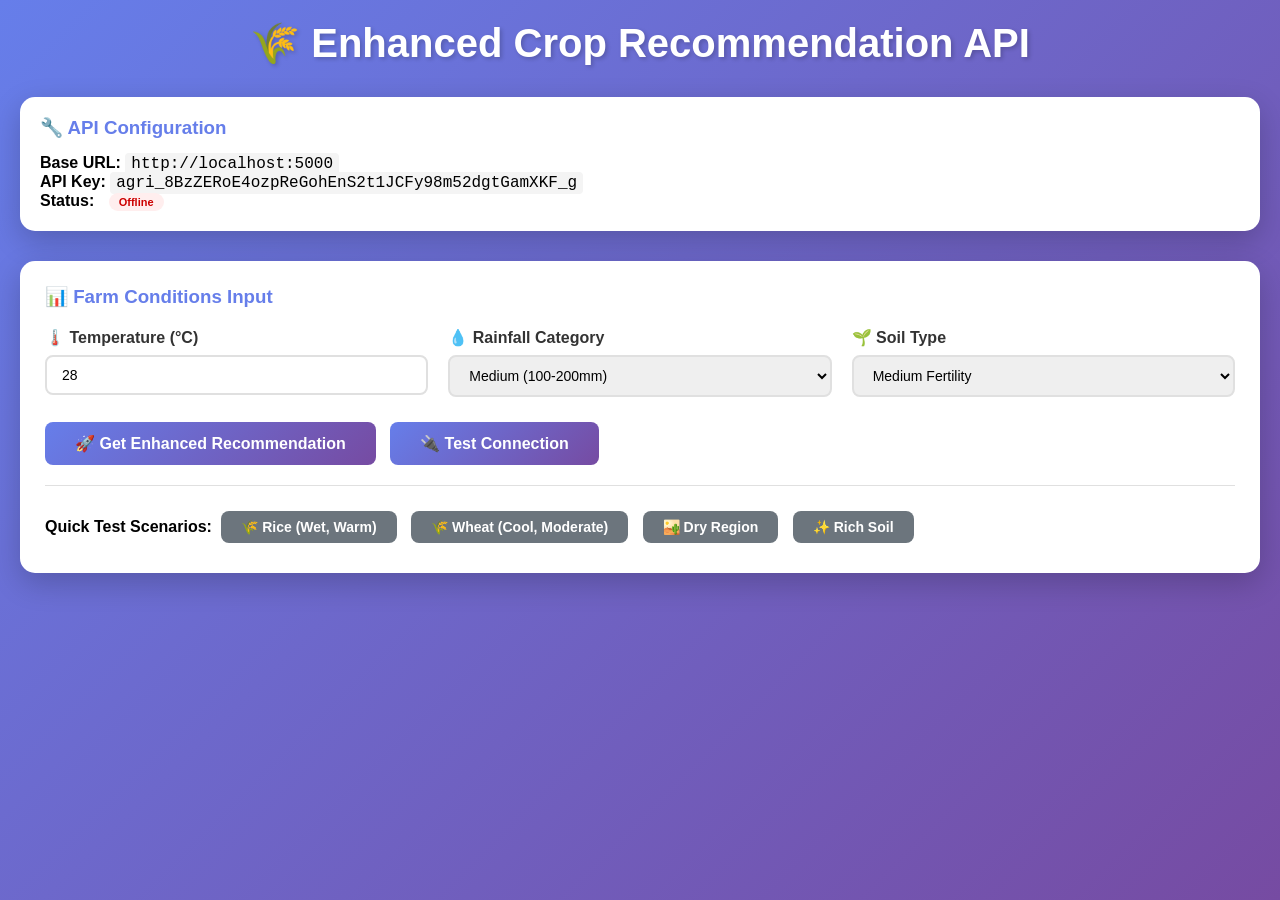
<file: test_api.html>
<!DOCTYPE html>
<html lang="en">
<head>
    <meta charset="UTF-8">
    <meta name="viewport" content="width=device-width, initial-scale=1.0">
    <title>Enhanced Crop Recommendation API Test</title>
    <style>
        * {
            margin: 0;
            padding: 0;
            box-sizing: border-box;
        }

        body {
            font-family: 'Segoe UI', Tahoma, Geneva, Verdana, sans-serif;
            background: linear-gradient(135deg, #667eea 0%, #764ba2 100%);
            min-height: 100vh;
            padding: 20px;
        }

        .container {
            max-width: 1400px;
            margin: 0 auto;
        }

        h1 {
            text-align: center;
            color: white;
            margin-bottom: 30px;
            font-size: 2.5rem;
            text-shadow: 2px 2px 4px rgba(0,0,0,0.2);
        }

        .api-info {
            background: white;
            border-radius: 15px;
            padding: 20px;
            margin-bottom: 30px;
            box-shadow: 0 10px 30px rgba(0,0,0,0.2);
        }

        .api-info h3 {
            color: #667eea;
            margin-bottom: 15px;
        }

        .api-info code {
            background: #f4f4f4;
            padding: 2px 6px;
            border-radius: 4px;
            font-family: 'Courier New', monospace;
        }

        .input-group {
            background: white;
            border-radius: 15px;
            padding: 25px;
            margin-bottom: 30px;
            box-shadow: 0 10px 30px rgba(0,0,0,0.2);
        }

        .input-group h3 {
            color: #667eea;
            margin-bottom: 20px;
            display: flex;
            align-items: center;
            gap: 10px;
        }

        .form-row {
            display: grid;
            grid-template-columns: repeat(auto-fit, minmax(250px, 1fr));
            gap: 20px;
            margin-bottom: 25px;
        }

        .form-field {
            display: flex;
            flex-direction: column;
        }

        .form-field label {
            font-weight: 600;
            margin-bottom: 8px;
            color: #333;
        }

        .form-field input, .form-field select {
            padding: 10px 15px;
            border: 2px solid #e0e0e0;
            border-radius: 8px;
            font-size: 14px;
            transition: all 0.3s ease;
        }

        .form-field input:focus, .form-field select:focus {
            outline: none;
            border-color: #667eea;
        }

        button {
            background: linear-gradient(135deg, #667eea 0%, #764ba2 100%);
            color: white;
            border: none;
            padding: 12px 30px;
            border-radius: 8px;
            font-size: 16px;
            font-weight: 600;
            cursor: pointer;
            transition: transform 0.2s ease;
            margin-right: 10px;
        }

        button:hover {
            transform: translateY(-2px);
        }

        button:active {
            transform: translateY(0);
        }

        .results {
            display: grid;
            grid-template-columns: 1fr 1fr;
            gap: 30px;
            margin-top: 30px;
        }

        .result-card {
            background: white;
            border-radius: 15px;
            padding: 25px;
            box-shadow: 0 10px 30px rgba(0,0,0,0.2);
            animation: fadeIn 0.5s ease;
        }

        .result-card h3 {
            color: #667eea;
            margin-bottom: 15px;
            display: flex;
            align-items: center;
            gap: 10px;
            border-bottom: 2px solid #e0e0e0;
            padding-bottom: 10px;
        }

        .result-card pre {
            background: #f4f4f4;
            padding: 15px;
            border-radius: 8px;
            overflow-x: auto;
            font-size: 12px;
            font-family: 'Courier New', monospace;
            max-height: 500px;
            overflow-y: auto;
        }

        .metric-badge {
            display: inline-block;
            padding: 4px 12px;
            border-radius: 20px;
            font-size: 12px;
            font-weight: 600;
            margin: 5px;
        }

        .risk-high { background: #fee; color: #c00; }
        .risk-medium { background: #fef3c7; color: #d97706; }
        .risk-low { background: #d1fae5; color: #059669; }

        .profit-high { background: #d1fae5; color: #059669; }
        .profit-medium { background: #fef3c7; color: #d97706; }
        .profit-low { background: #fee; color: #c00; }

        .loading {
            display: none;
            text-align: center;
            padding: 40px;
        }

        .spinner {
            border: 4px solid #f3f3f3;
            border-top: 4px solid #667eea;
            border-radius: 50%;
            width: 50px;
            height: 50px;
            animation: spin 1s linear infinite;
            margin: 0 auto;
        }

        @keyframes spin {
            0% { transform: rotate(0deg); }
            100% { transform: rotate(360deg); }
        }

        @keyframes fadeIn {
            from { opacity: 0; transform: translateY(20px); }
            to { opacity: 1; transform: translateY(0); }
        }

        .status-badge {
            display: inline-block;
            padding: 3px 10px;
            border-radius: 12px;
            font-size: 11px;
            font-weight: 600;
            margin-left: 10px;
        }

        .status-online {
            background: #d1fae5;
            color: #059669;
        }

        .status-offline {
            background: #fee;
            color: #c00;
        }

        .quick-test {
            margin-top: 20px;
            padding-top: 20px;
            border-top: 1px solid #e0e0e0;
        }

        .quick-test button {
            background: #6c757d;
            font-size: 14px;
            padding: 8px 20px;
            margin: 5px;
        }

        @media (max-width: 768px) {
            .results {
                grid-template-columns: 1fr;
            }
            .form-row {
                grid-template-columns: 1fr;
            }
        }
    </style>
</head>
<body>
    <div class="container">
        <h1>🌾 Enhanced Crop Recommendation API</h1>
        
        <div class="api-info">
            <h3>🔧 API Configuration</h3>
            <p><strong>Base URL:</strong> <code id="api-url-display">http://localhost:5000</code></p>
            <p><strong>API Key:</strong> <code>agri_8BzZERoE4ozpReGohEnS2t1JCFy98m52dgtGamXKF_g</code></p>
            <p><strong>Status:</strong> <span id="api-status" class="status-badge status-offline">Checking...</span></p>
        </div>

        <div class="input-group">
            <h3>📊 Farm Conditions Input</h3>
            <div class="form-row">
                <div class="form-field">
                    <label>🌡️ Temperature (°C)</label>
                    <input type="number" id="temperature" step="0.1" value="28" placeholder="e.g., 28">
                </div>
                <div class="form-field">
                    <label>💧 Rainfall Category</label>
                    <select id="rainfall_category">
                        <option value="Low">Low (&lt; 100mm)</option>
                        <option value="Medium" selected>Medium (100-200mm)</option>
                        <option value="High">High (&gt; 200mm)</option>
                    </select>
                </div>
                <div class="form-field">
                    <label>🌱 Soil Type</label>
                    <select id="soil_type">
                        <option value="Low Fertility">Low Fertility</option>
                        <option value="Medium Fertility" selected>Medium Fertility</option>
                        <option value="High Fertility">High Fertility</option>
                    </select>
                </div>
            </div>
            <button onclick="getCropRecommendation()">🚀 Get Enhanced Recommendation</button>
            <button onclick="testConnection()">🔌 Test Connection</button>
            
            <div class="quick-test">
                <strong>Quick Test Scenarios:</strong>
                <button onclick="setScenario('rice')">🌾 Rice (Wet, Warm)</button>
                <button onclick="setScenario('wheat')">🌾 Wheat (Cool, Moderate)</button>
                <button onclick="setScenario('dry')">🏜️ Dry Region</button>
                <button onclick="setScenario('rich_soil')">✨ Rich Soil</button>
            </div>
        </div>

        <div class="loading" id="loading">
            <div class="spinner"></div>
            <p style="margin-top: 15px;">Analyzing farm conditions with AI...</p>
        </div>

        <div class="results" id="results" style="display: none;">
            <div class="result-card">
                <h3>🎯 Primary Recommendation</h3>
                <div id="primary-result"></div>
            </div>
            <div class="result-card">
                <h3>🔄 Alternative Crops</h3>
                <div id="alternatives-result"></div>
            </div>
        </div>

        <div class="result-card" id="raw-response" style="display: none;">
            <h3>📝 Raw API Response</h3>
            <pre id="raw-json"></pre>
        </div>
    </div>

    <script>
        const API_URL = 'http://localhost:5000';
        const API_KEY = 'agri_8BzZERoE4ozpReGohEnS2t1JCFy98m52dgtGamXKF_g';

        // Test API connection on load
        window.addEventListener('load', () => {
            testConnection();
        });

        async function testConnection() {
            try {
                const response = await fetch(`${API_URL}/api/v1/test`, {
                    headers: { 'X-API-Key': API_KEY }
                });
                const data = await response.json();
                
                const statusEl = document.getElementById('api-status');
                statusEl.textContent = 'Online';
                statusEl.className = 'status-badge status-online';
                
                // Show success message
                console.log('API Test:', data);
                return true;
            } catch (error) {
                const statusEl = document.getElementById('api-status');
                statusEl.textContent = 'Offline';
                statusEl.className = 'status-badge status-offline';
                console.error('Connection error:', error);
                alert('Cannot connect to API. Make sure the Flask server is running on port 5000');
                return false;
            }
        }

        async function getCropRecommendation() {
            const temperature = document.getElementById('temperature').value;
            const soil_type = document.getElementById('soil_type').value;
            const rainfall_category = document.getElementById('rainfall_category').value;

            // Validate input
            if (!temperature || temperature < 0 || temperature > 50) {
                alert('Please enter a valid temperature between 0-50°C');
                return;
            }

            // Show loading
            document.getElementById('loading').style.display = 'block';
            document.getElementById('results').style.display = 'none';
            document.getElementById('raw-response').style.display = 'none';

            try {
                const formData = new URLSearchParams();
                formData.append('temperature', temperature);
                formData.append('soil_type', soil_type);
                formData.append('rainfall_category', rainfall_category);

                const response = await fetch(`${API_URL}/api/v1/predict-crop`, {
                    method: 'POST',
                    headers: {
                        'X-API-Key': API_KEY,
                        'Content-Type': 'application/x-www-form-urlencoded'
                    },
                    body: formData
                });

                const data = await response.json();
                
                // Hide loading
                document.getElementById('loading').style.display = 'none';
                
                if (data.success) {
                    displayResults(data);
                    // Show raw response for debugging
                    document.getElementById('raw-json').textContent = JSON.stringify(data, null, 2);
                    document.getElementById('raw-response').style.display = 'block';
                } else {
                    alert('Error: ' + (data.error || 'Unknown error'));
                }
            } catch (error) {
                document.getElementById('loading').style.display = 'none';
                alert('Error: ' + error.message + '\nMake sure the Flask server is running');
                console.error('Request error:', error);
            }
        }

        function displayResults(data) {
            // Get risk level class
            const riskClass = data.risk_level === 'High' ? 'risk-high' : 
                             (data.risk_level === 'Medium' ? 'risk-medium' : 'risk-low');
            
            const profitClass = data.profitability === 'High' ? 'profit-high' :
                               (data.profitability === 'Medium' ? 'profit-medium' : 'profit-low');

            // Primary recommendation HTML
            const primaryHtml = `
                <div style="background: linear-gradient(135deg, #667eea 0%, #764ba2 100%); 
                            border-radius: 12px; padding: 20px; color: white; margin-bottom: 20px;">
                    <h2 style="margin: 0; font-size: 2rem;">${data.best_crop}</h2>
                    <p style="opacity: 0.9; margin-top: 5px;">Match Confidence: ${data.best_confidence_percentage}</p>
                </div>
                
                <div style="display: grid; gap: 15px;">
                    <div style="display: flex; justify-content: space-between; padding: 10px; background: #f8f9fa; border-radius: 8px;">
                        <strong>🌾 Suitability Score:</strong>
                        <span style="font-weight: 700; color: #667eea;">${data.suitability_percentage}</span>
                    </div>
                    <div style="display: flex; justify-content: space-between; padding: 10px; background: #f8f9fa; border-radius: 8px;">
                        <strong>📊 Expected Yield:</strong>
                        <span style="font-weight: 700; color: #28a745;">${data.expected_yield} ${data.expected_yield_unit}</span>
                    </div>
                    <div style="display: flex; justify-content: space-between; padding: 10px; background: #f8f9fa; border-radius: 8px;">
                        <strong>💰 Expected Profit:</strong>
                        <span style="font-weight: 700; color: #ffc107;">${data.profit_estimate_formatted} ${data.profit_estimate_unit}</span>
                    </div>
                    <div style="display: flex; justify-content: space-between; padding: 10px; background: #f8f9fa; border-radius: 8px;">
                        <strong>📈 Profitability:</strong>
                        <span class="metric-badge ${profitClass}">${data.profitability}</span>
                    </div>
                    <div style="display: flex; justify-content: space-between; padding: 10px; background: #f8f9fa; border-radius: 8px;">
                        <strong>⚠️ Risk Level:</strong>
                        <span class="metric-badge ${riskClass}">${data.risk_level} (Score: ${data.risk_score}%)</span>
                    </div>
                    <div style="display: flex; justify-content: space-between; padding: 10px; background: #f8f9fa; border-radius: 8px;">
                        <strong>🏪 Market Demand:</strong>
                        <span style="font-weight: 700;">${data.market_demand}</span>
                    </div>
                    <div style="display: flex; justify-content: space-between; padding: 10px; background: #f8f9fa; border-radius: 8px;">
                        <strong>📅 Growing Days:</strong>
                        <span>${data.growing_days} days</span>
                    </div>
                </div>
                
                <div style="margin-top: 20px; padding: 15px; background: ${data.suitability_score >= 75 ? '#d1fae5' : '#fed7aa'}; 
                            border-radius: 10px; border-left: 4px solid ${data.suitability_score >= 75 ? '#10b981' : '#f59e0b'};">
                    <strong>💡 ${data.suitability_score >= 75 ? 'Excellent' : 'Good'} Suitability Reason:</strong>
                    <p style="margin-top: 8px; font-size: 14px;">${data.suitability_reason}</p>
                </div>
                
                <div style="margin-top: 20px;">
                    <strong>🌱 Soil Requirements:</strong>
                    <p style="margin-top: 8px; font-size: 14px; color: #666;">${data.soil_requirement}</p>
                </div>
                
                <div style="margin-top: 20px;">
                    <strong>✅ Why ${data.best_crop} is Recommended:</strong>
                    <ul style="margin-top: 10px; list-style: none; padding-left: 0;">
                        ${data.reasons.map(reason => `<li style="margin-bottom: 8px; padding-left: 20px; position: relative;">
                            <span style="position: absolute; left: 0; color: #28a745;">✓</span> ${reason}
                        </li>`).join('')}
                    </ul>
                </div>
            `;

            // Alternatives HTML
            let alternativesHtml = '';
            data.recommendations.forEach((rec, index) => {
                const suitabilityColor = rec.suitability >= 75 ? '#10b981' : (rec.suitability >= 60 ? '#f59e0b' : '#ef4444');
                alternativesHtml += `
                    <div style="border: 1px solid #e0e0e0; border-radius: 10px; padding: 15px; margin-bottom: 15px;">
                        <div style="display: flex; justify-content: space-between; align-items: center; margin-bottom: 10px;">
                            <strong style="font-size: 1.1rem;">${index + 1}. ${rec.crop}</strong>
                            <span class="metric-badge" style="background: ${suitabilityColor}20; color: ${suitabilityColor};">
                                Match: ${rec.confidence_percentage}
                            </span>
                        </div>
                        <div style="margin-bottom: 8px;">
                            <div style="background: #e0e0e0; border-radius: 10px; height: 8px; overflow: hidden;">
                                <div style="background: linear-gradient(90deg, #667eea, #764ba2); width: ${rec.confidence * 100}%; height: 100%;"></div>
                            </div>
                        </div>
                        <div style="display: flex; justify-content: space-between; font-size: 13px;">
                            <span>🌾 Suitability: ${rec.suitability_percentage}</span>
                            <span style="color: ${suitabilityColor};">${rec.suitability >= 75 ? 'Highly Suitable' : (rec.suitability >= 60 ? 'Moderately Suitable' : 'Marginally Suitable')}</span>
                        </div>
                    </div>
                `;
            });

            if (data.recommendations.length === 0) {
                alternativesHtml = '<p style="color: #666;">No alternative recommendations available</p>';
            }

            document.getElementById('primary-result').innerHTML = primaryHtml;
            document.getElementById('alternatives-result').innerHTML = alternativesHtml;
            document.getElementById('results').style.display = 'grid';
        }

        // Quick test scenarios
        function setScenario(type) {
            switch(type) {
                case 'rice':
                    document.getElementById('temperature').value = 28;
                    document.getElementById('rainfall_category').value = 'High';
                    document.getElementById('soil_type').value = 'High Fertility';
                    break;
                case 'wheat':
                    document.getElementById('temperature').value = 18;
                    document.getElementById('rainfall_category').value = 'Medium';
                    document.getElementById('soil_type').value = 'Medium Fertility';
                    break;
                case 'dry':
                    document.getElementById('temperature').value = 35;
                    document.getElementById('rainfall_category').value = 'Low';
                    document.getElementById('soil_type').value = 'Low Fertility';
                    break;
                case 'rich_soil':
                    document.getElementById('temperature').value = 25;
                    document.getElementById('rainfall_category').value = 'Medium';
                    document.getElementById('soil_type').value = 'High Fertility';
                    break;
            }
            getCropRecommendation();
        }
    </script>
</body>
</html>
</file>
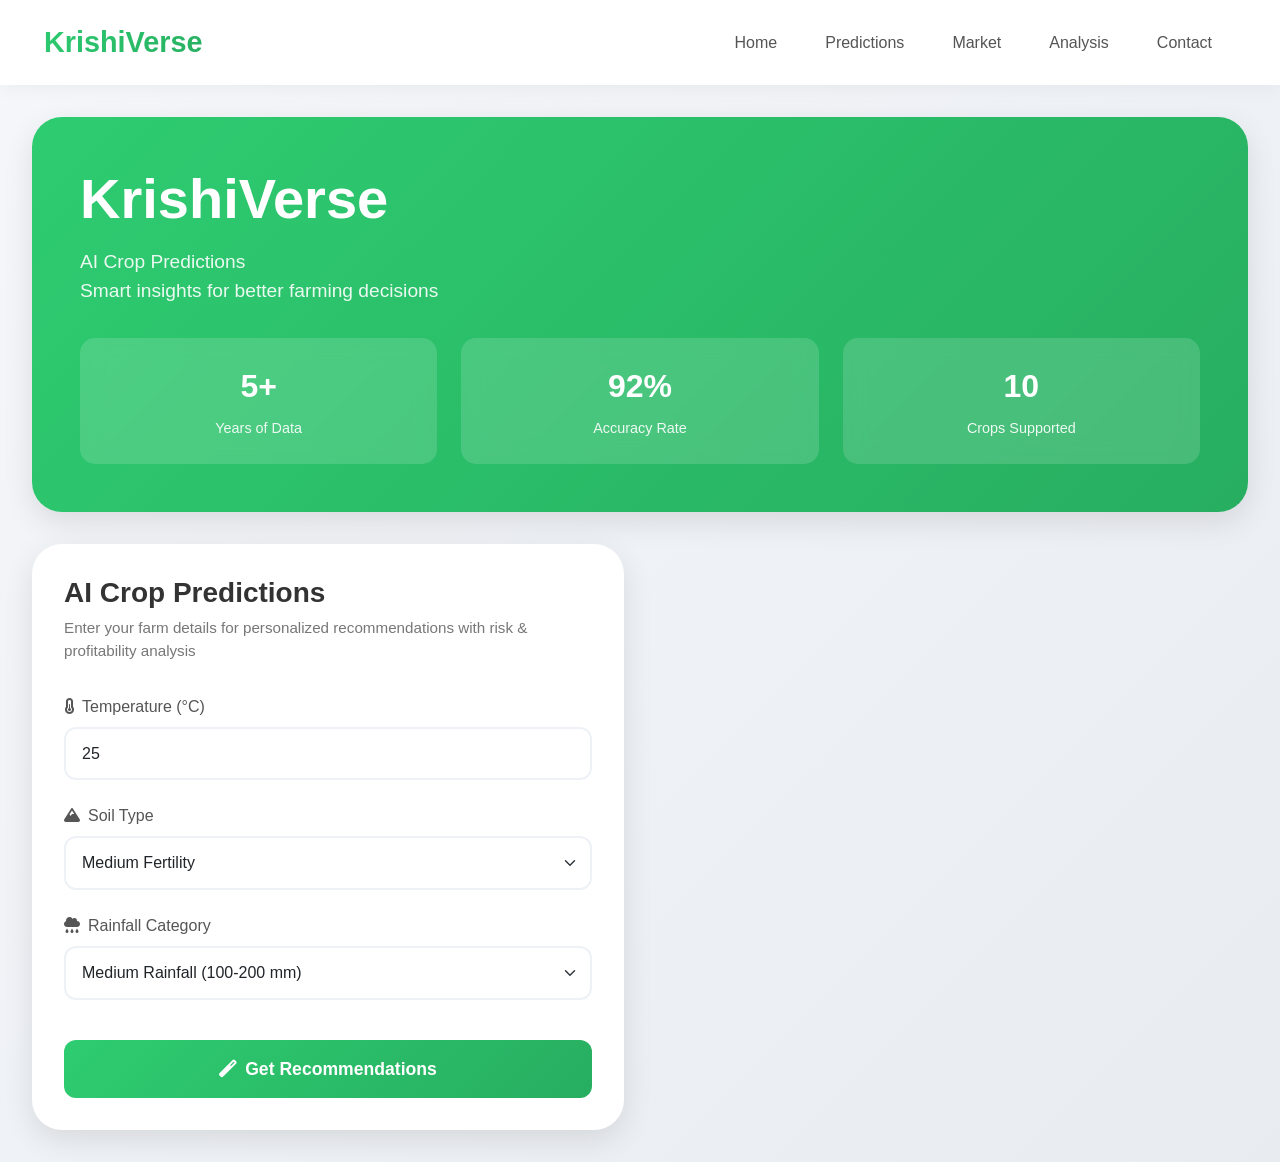
<file: templates/crop_recommendation.html>
<!DOCTYPE html>
<html lang="en">
<head>
    <meta charset="UTF-8">
    <meta name="viewport" content="width=device-width, initial-scale=1.0">
    <title>KrishiVerse - AI Crop Predictions</title>
    <link href="https://cdn.jsdelivr.net/npm/bootstrap@5.1.3/dist/css/bootstrap.min.css" rel="stylesheet">
    <link rel="stylesheet" href="https://cdnjs.cloudflare.com/ajax/libs/font-awesome/6.0.0/css/all.min.css">
    <style>
        :root {
            --primary-green: #2ecc71;
            --dark-green: #27ae60;
            --accent-blue: #3498db;
            --warning-yellow: #f1c40f;
            --danger-red: #e74c3c;
            --bg-light: #f8f9fa;
            --card-shadow: 0 10px 30px rgba(0, 0, 0, 0.1);
        }

        body {
            background: linear-gradient(135deg, #f5f7fa 0%, #e8ecf1 100%);
            font-family: 'Inter', -apple-system, BlinkMacSystemFont, 'Segoe UI', sans-serif;
            min-height: 100vh;
        }

        .navbar {
            background: white;
            box-shadow: 0 2px 20px rgba(0, 0, 0, 0.05);
            padding: 1rem 2rem;
        }

        .navbar-brand {
            font-size: 1.8rem;
            font-weight: 700;
            background: linear-gradient(135deg, #2ecc71, #27ae60);
            -webkit-background-clip: text;
            -webkit-text-fill-color: transparent;
        }

        .nav-link {
            color: #555;
            font-weight: 500;
            margin: 0 1rem;
        }

        .nav-link:hover {
            color: var(--primary-green);
        }

        .main-container {
            max-width: 1400px;
            margin: 2rem auto;
            padding: 0 2rem;
        }

        /* Hero Section */
        .hero-section {
            background: linear-gradient(135deg, #2ecc71 0%, #27ae60 100%);
            border-radius: 30px;
            padding: 3rem;
            color: white;
            margin-bottom: 2rem;
            box-shadow: var(--card-shadow);
        }

        .hero-title {
            font-size: 3.5rem;
            font-weight: 800;
            margin-bottom: 1rem;
        }

        .hero-subtitle {
            font-size: 1.2rem;
            opacity: 0.9;
            margin-bottom: 2rem;
        }

        .stats-grid {
            display: grid;
            grid-template-columns: repeat(auto-fit, minmax(200px, 1fr));
            gap: 1.5rem;
            margin-top: 2rem;
        }

        .stat-card {
            background: rgba(255, 255, 255, 0.15);
            backdrop-filter: blur(10px);
            border-radius: 15px;
            padding: 1.5rem;
            text-align: center;
        }

        .stat-number {
            font-size: 2rem;
            font-weight: 700;
            margin-bottom: 0.5rem;
        }

        .stat-label {
            font-size: 0.9rem;
            opacity: 0.9;
        }

        /* Main Content Grid */
        .content-grid {
            display: grid;
            grid-template-columns: 1fr 1fr;
            gap: 2rem;
            margin-bottom: 2rem;
        }

        /* Input Card */
        .input-card {
            background: white;
            border-radius: 30px;
            padding: 2rem;
            box-shadow: var(--card-shadow);
        }

        .input-card h3 {
            color: #333;
            font-weight: 600;
            margin-bottom: 0.5rem;
        }

        .input-card .subtitle {
            color: #777;
            font-size: 0.95rem;
            margin-bottom: 2rem;
        }

        .form-group {
            margin-bottom: 1.5rem;
        }

        .form-group label {
            display: block;
            margin-bottom: 0.5rem;
            color: #555;
            font-weight: 500;
        }

        .form-control, .form-select {
            border: 2px solid #eef2f6;
            border-radius: 12px;
            padding: 0.8rem 1rem;
            font-size: 1rem;
            transition: all 0.3s;
        }

        .form-control:focus, .form-select:focus {
            border-color: var(--primary-green);
            box-shadow: 0 0 0 3px rgba(46, 204, 113, 0.1);
            outline: none;
        }

        .btn-predict {
            background: linear-gradient(135deg, #2ecc71, #27ae60);
            color: white;
            border: none;
            padding: 1rem;
            font-size: 1.1rem;
            font-weight: 600;
            border-radius: 12px;
            width: 100%;
            cursor: pointer;
            transition: transform 0.3s, box-shadow 0.3s;
            margin-top: 1rem;
        }

        .btn-predict:hover {
            transform: translateY(-2px);
            box-shadow: 0 10px 25px rgba(46, 204, 113, 0.3);
        }

        .btn-predict:disabled {
            opacity: 0.7;
            cursor: not-allowed;
        }

        /* Result Card */
        .result-card {
            background: white;
            border-radius: 30px;
            padding: 2rem;
            box-shadow: var(--card-shadow);
        }

        .result-header {
            display: flex;
            justify-content: space-between;
            align-items: center;
            margin-bottom: 1.5rem;
        }

        .result-header h3 {
            color: #333;
            font-weight: 600;
            margin: 0;
        }

        .btn-analyze {
            background: #f0f9ff;
            color: var(--accent-blue);
            border: none;
            padding: 0.6rem 1.2rem;
            border-radius: 50px;
            font-weight: 500;
            cursor: pointer;
            transition: all 0.3s;
        }

        .btn-analyze:hover {
            background: var(--accent-blue);
            color: white;
        }

        /* Best Crop Card */
        .best-crop-card {
            background: linear-gradient(135deg, #f8f9fa 0%, #e9ecef 100%);
            border-radius: 20px;
            padding: 2rem;
            text-align: center;
            margin-bottom: 2rem;
            border: 2px solid var(--primary-green);
        }

        .best-crop-label {
            color: #666;
            font-size: 1rem;
            text-transform: uppercase;
            letter-spacing: 1px;
            margin-bottom: 0.5rem;
        }

        .best-crop-name {
            color: var(--primary-green);
            font-size: 3rem;
            font-weight: 700;
            margin-bottom: 1rem;
        }

        .best-crop-confidence {
            background: white;
            display: inline-block;
            padding: 0.5rem 1.5rem;
            border-radius: 50px;
            font-weight: 600;
            color: var(--primary-green);
            box-shadow: 0 5px 15px rgba(0,0,0,0.05);
        }

        /* Metrics Grid */
        .metrics-grid {
            display: grid;
            grid-template-columns: repeat(3, 1fr);
            gap: 1rem;
            margin: 1.5rem 0;
        }

        .metric-card {
            background: white;
            border-radius: 15px;
            padding: 1rem;
            text-align: center;
            box-shadow: 0 2px 10px rgba(0, 0, 0, 0.05);
        }

        .metric-icon {
            font-size: 1.5rem;
            margin-bottom: 0.5rem;
        }

        .metric-value {
            font-size: 1.3rem;
            font-weight: 700;
            margin-bottom: 0.3rem;
        }

        .metric-label {
            font-size: 0.8rem;
            color: #777;
        }

        /* Profitability Card */
        .profit-card {
            background: linear-gradient(135deg, #f8f9fa, #e9ecef);
            border-radius: 15px;
            padding: 1rem;
            margin: 1rem 0;
        }

        .profit-row {
            display: flex;
            justify-content: space-between;
            align-items: center;
        }

        .profit-amount {
            font-size: 1.8rem;
            font-weight: 700;
            color: #2ecc71;
        }

        .profit-label {
            font-size: 0.8rem;
            color: #777;
        }

        .profit-level {
            text-align: right;
        }

        .risk-high { color: #e74c3c; }
        .risk-medium { color: #f39c12; }
        .risk-low { color: #2ecc71; }

        /* Recommendations Grid */
        .recommendations-grid {
            display: grid;
            grid-template-columns: repeat(2, 1fr);
            gap: 1rem;
            margin-top: 1.5rem;
        }

        .recommendation-card {
            background: #f8f9fa;
            border-radius: 15px;
            padding: 1rem;
            transition: transform 0.3s;
            border-left: 4px solid var(--primary-green);
        }

        .recommendation-card:hover {
            transform: translateY(-3px);
            box-shadow: 0 5px 15px rgba(0,0,0,0.1);
        }

        .recommendation-rank {
            color: var(--primary-green);
            font-weight: 600;
            font-size: 0.8rem;
            margin-bottom: 0.5rem;
        }

        .recommendation-crop {
            font-size: 1.2rem;
            font-weight: 600;
            color: #333;
            margin-bottom: 0.5rem;
        }

        .recommendation-suitability {
            font-size: 0.85rem;
            margin-bottom: 0.5rem;
        }

        .confidence-bar {
            background: #eef2f6;
            border-radius: 10px;
            height: 6px;
            width: 100%;
            margin: 0.5rem 0;
        }

        .confidence-fill {
            background: linear-gradient(90deg, #2ecc71, #27ae60);
            border-radius: 10px;
            height: 100%;
        }

        .confidence-text {
            display: flex;
            justify-content: space-between;
            color: #666;
            font-size: 0.8rem;
            margin-top: 0.3rem;
        }

        /* Why This Crop Section */
        .why-crop-section {
            margin-top: 1.5rem;
            padding-top: 1.5rem;
            border-top: 2px solid #eef2f6;
        }

        .why-crop-section h5 {
            color: #333;
            font-weight: 600;
            margin-bottom: 1rem;
        }

        .reasons-list {
            list-style: none;
            padding: 0;
            margin: 0;
        }

        .reasons-list li {
            color: #555;
            margin-bottom: 0.7rem;
            padding-left: 1.5rem;
            position: relative;
            font-size: 0.9rem;
        }

        .reasons-list li:before {
            content: "✓";
            color: var(--primary-green);
            font-weight: bold;
            position: absolute;
            left: 0;
        }

        .tip-box {
            background: #f0f9ff;
            border-radius: 10px;
            padding: 0.8rem;
            margin-top: 1rem;
            font-size: 0.85rem;
            color: #3498db;
        }

        /* Input Summary */
        .input-summary {
            background: #f8f9fa;
            border-radius: 15px;
            padding: 1rem;
            margin-top: 1.5rem;
            display: flex;
            justify-content: space-around;
        }

        .summary-item {
            text-align: center;
        }

        .summary-label {
            color: #777;
            font-size: 0.8rem;
            margin-bottom: 0.3rem;
        }

        .summary-value {
            color: #333;
            font-weight: 600;
            font-size: 1rem;
        }

        /* Loading Animation */
        .loader-overlay {
            position: fixed;
            top: 0;
            left: 0;
            right: 0;
            bottom: 0;
            background: rgba(255, 255, 255, 0.9);
            display: flex;
            justify-content: center;
            align-items: center;
            z-index: 1000;
            display: none;
        }

        .loader {
            width: 50px;
            height: 50px;
            border: 5px solid #f3f3f3;
            border-top: 5px solid var(--primary-green);
            border-radius: 50%;
            animation: spin 1s linear infinite;
        }

        @keyframes spin {
            0% { transform: rotate(0deg); }
            100% { transform: rotate(360deg); }
        }

        /* Responsive Design */
        @media (max-width: 768px) {
            .content-grid {
                grid-template-columns: 1fr;
            }
            
            .hero-title {
                font-size: 2rem;
            }
            
            .recommendations-grid {
                grid-template-columns: 1fr;
            }
            
            .metrics-grid {
                grid-template-columns: 1fr;
            }
        }
    </style>
</head>
<body>
    <!-- Navbar -->
    <nav class="navbar navbar-expand-lg">
        <div class="container-fluid">
            <a class="navbar-brand" href="#">KrishiVerse</a>
            <button class="navbar-toggler" type="button" data-bs-toggle="collapse" data-bs-target="#navbarNav">
                <span class="navbar-toggler-icon"></span>
            </button>
            <div class="collapse navbar-collapse" id="navbarNav">
                <ul class="navbar-nav ms-auto">
                    <li class="nav-item">
                        <a class="nav-link" href="#">Home</a>
                    </li>
                    <li class="nav-item">
                        <a class="nav-link" href="#">Predictions</a>
                    </li>
                    <li class="nav-item">
                        <a class="nav-link" href="#">Market</a>
                    </li>
                    <li class="nav-item">
                        <a class="nav-link" href="#">Analysis</a>
                    </li>
                    <li class="nav-item">
                        <a class="nav-link" href="#">Contact</a>
                    </li>
                </ul>
            </div>
        </div>
    </nav>

    <div class="main-container">
        <!-- Hero Section -->
        <div class="hero-section">
            <h1 class="hero-title">KrishiVerse</h1>
            <p class="hero-subtitle">AI Crop Predictions<br>Smart insights for better farming decisions</p>
            
            <div class="stats-grid">
                <div class="stat-card">
                    <div class="stat-number">5+</div>
                    <div class="stat-label">Years of Data</div>
                </div>
                <div class="stat-card">
                    <div class="stat-number" id="modelAccuracy">92%</div>
                    <div class="stat-label">Accuracy Rate</div>
                </div>
                <div class="stat-card">
                    <div class="stat-number" id="totalCrops">10</div>
                    <div class="stat-label">Crops Supported</div>
                </div>
            </div>
        </div>

        <!-- Error Message (if any) -->
        <div class="alert alert-danger" id="errorAlert" style="display: none;" role="alert">
            <i class="fas fa-exclamation-triangle me-2"></i><span id="errorMessage"></span>
        </div>

        <!-- Main Content Grid -->
        <div class="content-grid">
            <!-- Left Column - Input Form -->
            <div class="input-card">
                <h3>AI Crop Predictions</h3>
                <p class="subtitle">Enter your farm details for personalized recommendations with risk & profitability analysis</p>
                
                <form id="predictionForm">
                    <div class="form-group">
                        <label><i class="fas fa-thermometer-half me-2"></i>Temperature (°C)</label>
                        <input type="number" class="form-control" id="temperature" name="temperature" 
                               step="0.1" min="0" max="50" value="25" required>
                    </div>
                    
                    <div class="form-group">
                        <label><i class="fas fa-mountain me-2"></i>Soil Type</label>
                        <select class="form-select" id="soil_type" name="soil_type" required>
                            <option value="">Select Soil Type</option>
                            <option value="Low Fertility">Low Fertility</option>
                            <option value="Medium Fertility" selected>Medium Fertility</option>
                            <option value="High Fertility">High Fertility</option>
                        </select>
                    </div>
                    
                    <div class="form-group">
                        <label><i class="fas fa-cloud-rain me-2"></i>Rainfall Category</label>
                        <select class="form-select" id="rainfall_category" name="rainfall_category" required>
                            <option value="">Select Rainfall Category</option>
                            <option value="Low">Low Rainfall (&lt;100 mm)</option>
                            <option value="Medium" selected>Medium Rainfall (100-200 mm)</option>
                            <option value="High">High Rainfall (&gt;200 mm)</option>
                        </select>
                    </div>
                    
                    <button type="submit" class="btn-predict" id="predictBtn">
                        <i class="fas fa-magic me-2"></i>Get Recommendations
                    </button>
                </form>
            </div>

            <!-- Right Column - Results -->
            <div class="result-card" id="resultSection" style="display: none;">
                <div class="result-header">
                    <h3>Recommended Crops</h3>
                    <button class="btn-analyze" onclick="resetForm()">
                        <i class="fas fa-sync-alt me-2"></i>Analyze Again
                    </button>
                </div>

                <!-- Best Crop -->
                <div class="best-crop-card" id="bestCrop">
                    <!-- Will be populated by JavaScript -->
                </div>

                <!-- Metrics Grid -->
                <div class="metrics-grid" id="metricsGrid">
                    <!-- Will be populated by JavaScript -->
                </div>

                <!-- Profitability Card -->
                <div class="profit-card" id="profitCard">
                    <!-- Will be populated by JavaScript -->
                </div>

                <!-- Top Recommendations -->
                <h5 style="color: #333; margin-top: 1rem;"><i class="fas fa-seedling me-2"></i>Other Good Options</h5>
                <div class="recommendations-grid" id="recommendationsGrid">
                    <!-- Will be populated by JavaScript -->
                </div>

                <!-- Why This Crop Section (for best crop) -->
                <div class="why-crop-section" id="whyThisCrop">
                    <!-- Will be populated by JavaScript -->
                </div>

                <!-- Input Summary -->
                <div class="input-summary" id="inputSummary">
                    <!-- Will be populated by JavaScript -->
                </div>
            </div>
        </div>
    </div>

    <!-- Loading Overlay -->
    <div class="loader-overlay" id="loadingOverlay">
        <div class="loader"></div>
        <p style="margin-top: 70px; color: #2ecc71; font-weight: 500;">Analyzing your farm conditions...</p>
    </div>

    <script src="https://code.jquery.com/jquery-3.6.0.min.js"></script>
    <script>
        // API endpoint - update with your actual server URL
        const API_URL = window.location.origin + '/api/v1/predict-crop';

        $(document).ready(function() {
            // Update stats from model info if available
            const modelAccuracy = $('#modelAccuracy').data('accuracy');
            const totalCrops = $('#totalCrops').data('crops');
            
            $('#predictionForm').on('submit', function(e) {
                e.preventDefault();
                
                // Validate inputs
                const temp = parseFloat($('#temperature').val());
                if (isNaN(temp) || temp < 0 || temp > 50) {
                    showError('Please enter a valid temperature between 0°C and 50°C');
                    return;
                }
                
                // Show loading
                $('#loadingOverlay').fadeIn();
                $('#errorAlert').hide();
                
                // Get form data
                var formData = {
                    temperature: $('#temperature').val(),
                    soil_type: $('#soil_type').val(),
                    rainfall_category: $('#rainfall_category').val()
                };
                
                // Make prediction request
                $.ajax({
                    type: 'POST',
                    url: API_URL,
                    data: formData,
                    success: function(response) {
                        $('#loadingOverlay').fadeOut();
                        
                        if (response.error) {
                            showError(response.error);
                            return;
                        }
                        
                        // Display enhanced results
                        displayResults(response);
                        
                        // Show result section
                        $('#resultSection').fadeIn();
                        
                        // Smooth scroll to results
                        $('html, body').animate({
                            scrollTop: $('#resultSection').offset().top - 100
                        }, 500);
                    },
                    error: function(xhr, status, error) {
                        $('#loadingOverlay').fadeOut();
                        let errorMsg = 'Unable to get recommendation. ';
                        if (xhr.responseJSON && xhr.responseJSON.error) {
                            errorMsg += xhr.responseJSON.error;
                        } else {
                            errorMsg += 'Please check if the server is running.';
                        }
                        showError(errorMsg);
                    }
                });
            });
        });

        function showError(message) {
            $('#errorMessage').text(message);
            $('#errorAlert').fadeIn();
            setTimeout(function() {
                $('#errorAlert').fadeOut();
            }, 5000);
        }

        function displayResults(response) {
            // Get risk color
            const riskColor = response.risk_level === 'High' ? '#e74c3c' : 
                             (response.risk_level === 'Medium' ? '#f39c12' : '#2ecc71');
            
            // Display best crop
            const bestCropHtml = `
                <div class="best-crop-label">🌟 Best Crop for Your Farm</div>
                <div class="best-crop-name">${response.best_crop}</div>
                <div class="best-crop-confidence">
                    <i class="fas fa-chart-line me-2"></i>${response.best_confidence_percentage} Match Confidence
                </div>
            `;
            $('#bestCrop').html(bestCropHtml);
            
            // Display metrics grid
            const metricsHtml = `
                <div class="metric-card">
                    <div class="metric-icon"><i class="fas fa-percent" style="color: #3498db;"></i></div>
                    <div class="metric-value" style="color: #3498db;">${response.suitability_percentage}</div>
                    <div class="metric-label">Suitability Score</div>
                </div>
                <div class="metric-card">
                    <div class="metric-icon"><i class="fas fa-weight-hanging" style="color: #2ecc71;"></i></div>
                    <div class="metric-value" style="color: #2ecc71;">${response.expected_yield}</div>
                    <div class="metric-label">Expected Yield (tons/ha)</div>
                </div>
                <div class="metric-card">
                    <div class="metric-icon"><i class="fas fa-shield-alt" style="color: ${riskColor};"></i></div>
                    <div class="metric-value" style="color: ${riskColor};">${response.risk_level}</div>
                    <div class="metric-label">Risk Level (${response.risk_score}%)</div>
                </div>
            `;
            $('#metricsGrid').html(metricsHtml);
            
            // Display profitability card
            const profitIcon = response.profitability === 'High' ? 'fa-chart-line' : 
                              (response.profitability === 'Medium' ? 'fa-chart-simple' : 'fa-chart-line');
            const profitColor = response.profitability === 'High' ? '#2ecc71' : 
                               (response.profitability === 'Medium' ? '#f39c12' : '#e74c3c');
            
            const profitHtml = `
                <div class="profit-row">
                    <div>
                        <div class="profit-label"><i class="fas fa-rupee-sign me-1"></i>Estimated Profit</div>
                        <div class="profit-amount">${response.profit_estimate_formatted || '₹' + response.profit_estimate.toLocaleString()}</div>
                        <div class="profit-label">per hectare</div>
                    </div>
                    <div class="profit-level">
                        <div class="profit-label">Profitability</div>
                        <div style="font-size: 1.2rem; font-weight: 600; color: ${profitColor};">
                            <i class="fas ${profitIcon} me-1"></i>${response.profitability}
                        </div>
                        <div class="profit-label">Market Demand: ${response.market_demand}</div>
                    </div>
                </div>
                <div style="margin-top: 0.8rem; padding-top: 0.8rem; border-top: 1px solid #dee2e6;">
                    <div style="display: flex; justify-content: space-between;">
                        <span><i class="fas fa-calendar me-1"></i>Growing Days: ${response.growing_days || 120} days</span>
                        <span><i class="fas fa-trowel me-1"></i>Soil: ${response.soil_requirement || 'Well-drained fertile soil'}</span>
                    </div>
                </div>
            `;
            $('#profitCard').html(profitHtml);
            
            // Display other recommendations
            let recommendationsHtml = '';
            if (response.recommendations && response.recommendations.length > 0) {
                response.recommendations.forEach(function(rec, index) {
                    const suitabilityColor = rec.suitability >= 75 ? '#2ecc71' : 
                                            (rec.suitability >= 60 ? '#f39c12' : '#e74c3c');
                    recommendationsHtml += `
                        <div class="recommendation-card">
                            <div class="recommendation-rank">
                                <i class="fas ${index === 0 ? 'fa-star' : 'fa-arrow-right'} me-1"></i>
                                ${index === 0 ? 'Top Alternative' : 'Also Consider'}
                            </div>
                            <div class="recommendation-crop">${rec.crop}</div>
                            <div class="recommendation-suitability">
                                <span style="color: ${suitabilityColor};">Suitability: ${rec.suitability_percentage}</span>
                            </div>
                            <div class="confidence-bar">
                                <div class="confidence-fill" style="width: ${rec.confidence * 100}%"></div>
                            </div>
                            <div class="confidence-text">
                                <span>Match Score</span>
                                <span>${rec.confidence_percentage}</span>
                            </div>
                        </div>
                    `;
                });
            } else {
                recommendationsHtml = '<p class="text-muted">No alternative recommendations available</p>';
            }
            $('#recommendationsGrid').html(recommendationsHtml);
            
            // Display why this crop section
            const reasons = response.reasons || getDefaultReasons(response.best_crop);
            const whyCropHtml = `
                <h5><i class="fas fa-question-circle me-2" style="color: var(--primary-green);"></i>Why ${response.best_crop} is Recommended?</h5>
                <ul class="reasons-list">
                    ${reasons.map(reason => `<li>${reason}</li>`).join('')}
                </ul>
                <div class="tip-box">
                    <i class="fas fa-lightbulb me-2"></i>
                    <strong>Tip:</strong> ${response.suitability_reason || 'Optimal growing conditions with good profit potential'}
                </div>
            `;
            $('#whyThisCrop').html(whyCropHtml);
            
            // Display input summary
            const summaryHtml = `
                <div class="summary-item">
                    <div class="summary-label">🌡️ Temperature</div>
                    <div class="summary-value">${$('#temperature').val()}°C</div>
                </div>
                <div class="summary-item">
                    <div class="summary-label">🌱 Soil Type</div>
                    <div class="summary-value">${$('#soil_type').val()}</div>
                </div>
                <div class="summary-item">
                    <div class="summary-label">☔ Rainfall</div>
                    <div class="summary-value">${$('#rainfall_category').val()}</div>
                </div>
            `;
            $('#inputSummary').html(summaryHtml);
        }
        
        function getDefaultReasons(crop) {
            // Default detailed reasons based on crop
            const reasonsMap = {
                'Rice': [
                    'Optimal temperature range (20-35°C) for rice cultivation',
                    'Moderate to high water requirements met by current rainfall',
                    'Clay loam soil ideal for rice growth and water retention',
                    'Strong market demand with stable prices in Maharashtra',
                    'Good profitability with proper irrigation management'
                ],
                'Wheat': [
                    'Ideal temperature range (15-25°C) for wheat germination and growth',
                    'Well-drained soil conditions favor root development',
                    'Moderate water requirements align with rainfall pattern',
                    'High market demand with excellent price realization',
                    'Short growing season allows for crop rotation'
                ],
                'Cotton': [
                    'Warm temperature ideal for cotton boll development',
                    'Well-draining soil conditions prevent root diseases',
                    'Moderate rainfall sufficient for rain-fed cotton',
                    'High profitability potential in current market',
                    'Good pest resistance with proper management'
                ],
                'Maize': [
                    'Optimal temperature for photosynthesis and growth',
                    'Versatile soil adaptability for maize cultivation',
                    'Moderate water needs match current rainfall',
                    'High demand for food and feed purposes',
                    'Quick maturation enables multiple cycles'
                ],
                'Sugarcane': [
                    'Warm humid conditions ideal for sugar accumulation',
                    'Deep rich soil supports extensive root system',
                    'Adequate water availability for cane development',
                    'Stable market with government support',
                    'Long-term investment with consistent returns'
                ],
                'Groundnut': [
                    'Optimal soil temperature for pod formation',
                    'Light sandy loam ideal for groundnut cultivation',
                    'Moderate rainfall sufficient for rain-fed crop',
                    'Good rotation crop with nitrogen fixation benefits',
                    'Steady market demand for oil extraction'
                ]
            };
            
            return reasonsMap[crop] || [
                'Optimal growing conditions based on your farm inputs',
                'Suitable for current climate and soil patterns',
                'Strong market demand expected for this crop',
                'Good profitability potential with proper management',
                'Recommended by AI based on historical yield data'
            ];
        }
        
        function resetForm() {
            $('#resultSection').fadeOut();
            $('#temperature').val('25');
            $('#soil_type').val('Medium Fertility');
            $('#rainfall_category').val('Medium');
            $('#errorAlert').hide();
        }
    </script>
</body>
</html>
</file>
